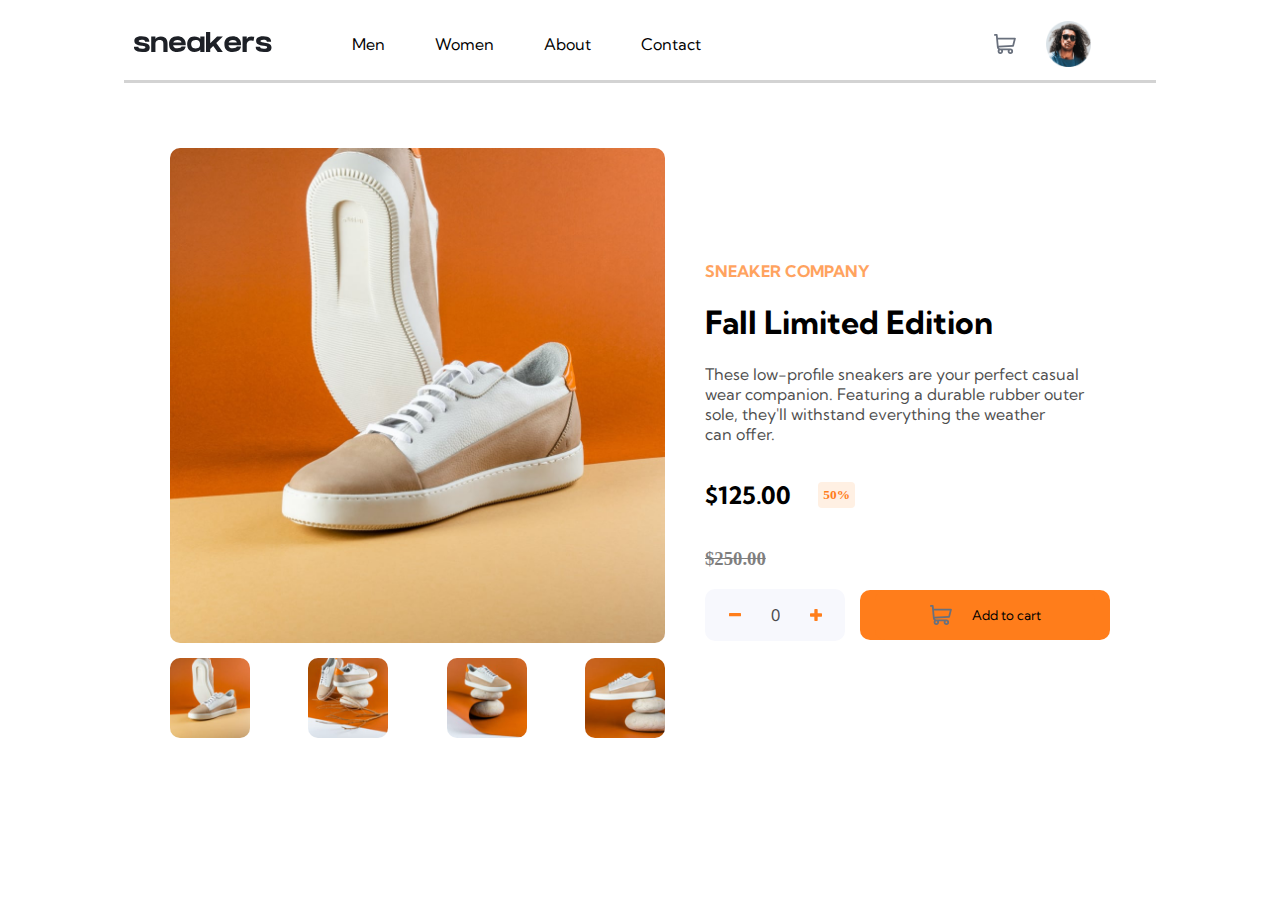
<file: index.html>
<!DOCTYPE html>
<html lang="en">
  <head>
    <meta charset="UTF-8" />
    <meta http-equiv="X-UA-Compatible" content="IE=edge" />
    <meta name="viewport" content="width=device-width, initial-scale=1.0" />
    <link rel="preconnect" href="https://fonts.googleapis.com" />
    <link rel="preconnect" href="https://fonts.gstatic.com" crossorigin />
    <link
      href="https://fonts.googleapis.com/css2?family=Kumbh+Sans:wght@400;700&display=swap"
      rel="stylesheet"
    />

    <title>Document</title>
    <link rel="stylesheet" href="style.css" />
  </head>

  <body>
    <div class="nav-bar">
      <div class="nav-right">
        <div class="logo">
          <img src="assets/logo.svg" alt="Logo" />
        </div>
        <div class="link-group">
          <p>Men</p>
          <p>Women</p>
          <p>About</p>
          <p>Contact</p>
        </div>
      </div>
      <div class="image-group">
        <img class="cart" src="assets/icon-cart.svg" alt="cart" />
        <img class="avatar" src="assets/image-avatar.png" alt="profile-photo" />
      </div>
    </div>
    <div class="container">
      <div class="product">
        <img class="displayed-photo" src="/assets/image-product-1.jpg" alt="shoe" />
        <div class="thumbnail-photo">
          <img src="/assets/image-product-1-thumbnail.jpg" alt="shoe" />
          <img src="/assets/image-product-2-thumbnail.jpg" alt="shoe" />
          <img src="/assets/image-product-3-thumbnail.jpg" alt="shoe" />
          <img src="/assets/image-product-4-thumbnail.jpg" alt="shoe" />
        </div>
      </div>
      <div class="product-description">
        <p class="company-description">SNEAKER COMPANY</p>
        <h1>Fall Limited Edition</h1>
        <p class="shoe-details">
          These low-profile sneakers are your perfect casual <br />
          wear companion. Featuring a durable rubber outer <br />
          sole, they'll withstand everything the weather <br />
          can offer.
        </p>
        <div class="pricing">
          <h2>$125.00</h2>
          <h4 class="discount-rate">50%</h4>
          <h3 class="initial-pricing"><s>$250.00</s></h3>
        </div>
        <div id="number-of-items">
          <div class="calculate-items">
            <img src="assets/icon-minus.svg" alt="minus" />
            <p>0</p>
            <img src="assets/icon-plus.svg" alt="plus" />
          </div>
          <div class="add-to-cart">
            <button class="button">
              <img class="cart" src="assets/icon-cart.svg" alt="add-to-cart" />Add to
              cart
            </button>
          </div>
        </div>
      </div>
    </div>
  </body>
</html>
</file>
<file: style.css>
.body {
  margin-top: 150px;
  height: 90vh;
  width: 100%;
}
p {
  font-size: 16px;
  font-family: "Kumbh Sans", sans-serif;
}
h1 {
  font-family: "Kumbh Sans", sans-serif;
}
h2 {
  font-weight: 700;
}
.container {
  display: flex;
  align-items: center;
  height: 80vh;
  justify-content: center;
  align-items: center;
}
.nav-bar {
  display: flex;
  align-items: center;
  flex-direction: row;
  justify-content: space-between;
  padding: 10px;
  width: 80%;
  margin: auto;
  border-bottom: solid lightgrey;
}
.nav-right {
  display: flex;
  align-items: center;
  flex-direction: row;
  gap: 80px;
}
.link-group {
  display: flex;
  align-items: center;
  gap: 50px;
}
.image-group {
  display: flex;
  align-items: center;
  gap: 30px;
}

.avatar {
  width: 30%;
  height: 4%;
}

.product {
  display: flex;
  gap: 15px;
  width: 55vh;
  justify-content: center;
  align-items: center;
  flex-wrap: wrap;
}
.product > img {
  width: 100%;
}
.thumbnail-photo {
  display: flex;
  justify-content: space-between;
  width: 100%;
}
.thumbnail-photo img {
  width: 80px;
  height: 80px;
  border-radius: 10px;
}
.displayed-photo {
  width: 350px;
  border-radius: 10px;
}

.company-description {
  font-weight: bold;
  color: #ff7d1b;
}
.product-description h2 {
  font-family: "Kumbh Sans", sans-serif;
  font-weight: 700;
}
.product-description p {
  opacity: 0.7;
}
.product-description {
  margin-left: 40px;
}

.pricing {
  display: flex;
  justify-content: space-between;
  align-items: center;
  flex-wrap: wrap;
  width: 150px;
}
.discount-rate {
  color: #ff7d1b;
  background-color: #fff0e3;
  padding: 5px;
  font-size: smaller;
  font-weight: 800;
  border-radius: 4px;
  margin: -auto;
}
.pricing p {
  font-weight: 700;
}
#number-of-items {
  display: flex;
  gap: 15px;
  align-items: center;
}
#number-of-items div {
  display: flex;
  justify-content: center;
  gap: 30px;
  padding: 0 15px;
  border-radius: 10px;
}
.calculate-items {
  background-color: #f7f8fd;
  display: flex;
  align-items: center;
  width: 110px;
}
.initial-pricing {
  opacity: 0.5;
}

.subtract-icon,
.add-icon {
  color: orange;
}
button {
  font-family: "Kumbh Sans", sans-serif;
  background-color: #ff7d1b;
  border-radius: 10px;
  width: 220px;
  border: none;
  padding: 15px;
  display: flex;
  gap: 20px;
  justify-content: center;
  align-items: center;
}
.add-to-cart {
  background-color: #ff7d1b;
  border-radius: 10px;

  display: flex;
  justify-content: space-between;
  align-items: center;
}

.cart {
  height: 40%;
}
</file>
